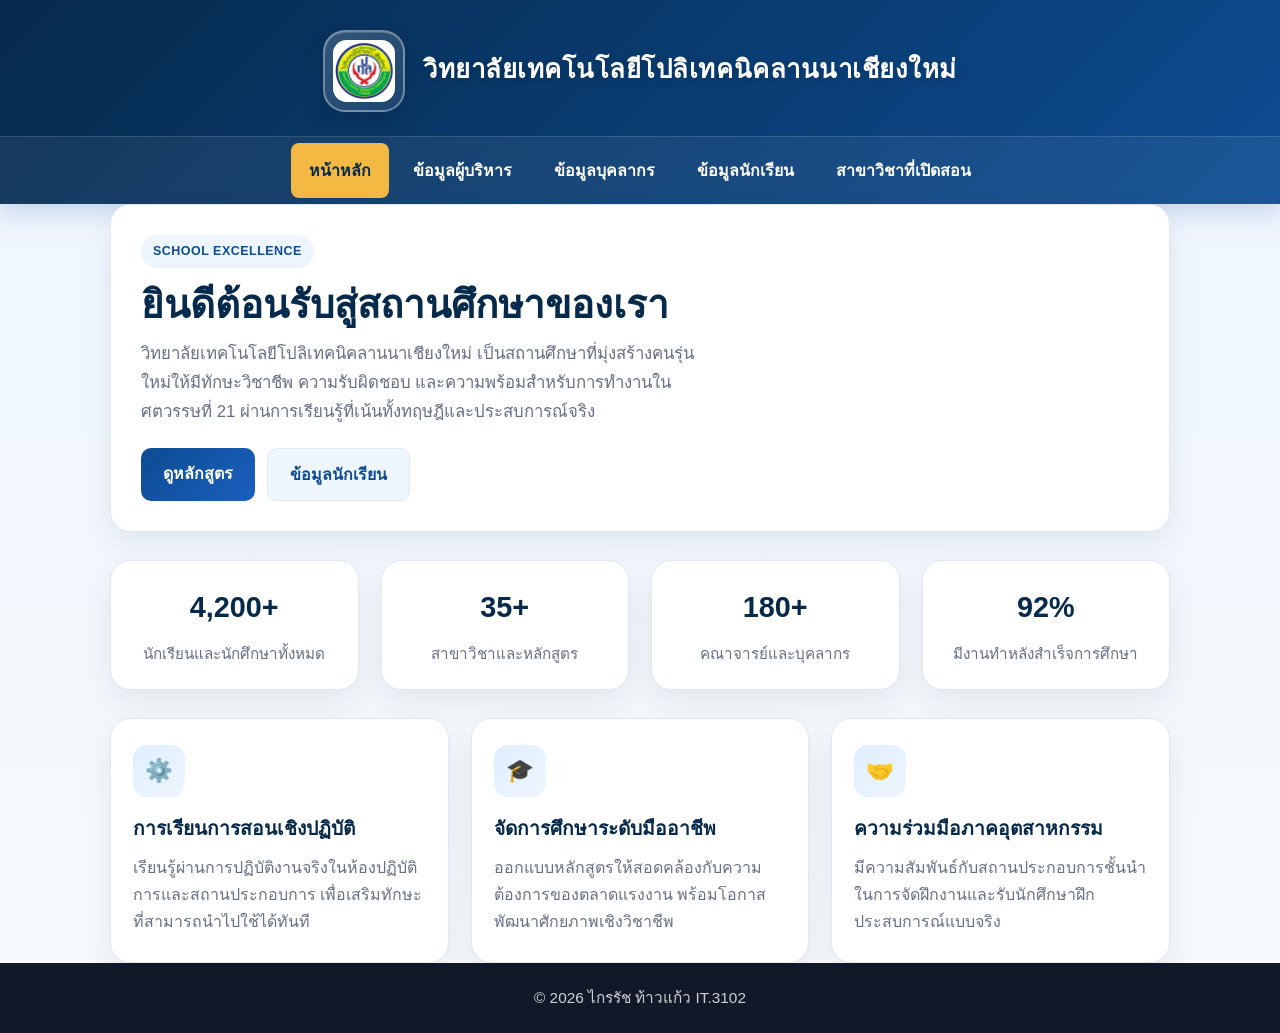
<file: index.html>
<!DOCTYPE html>
<html lang="th">

<head>
    <meta charset="UTF-8">
    <meta name="viewport" content="width=device-width, initial-scale=1.0">
    <title>หน้าหลัก - เว็บไซต์สถานศึกษา</title>
    <link rel="stylesheet" href="style.css">
</head>

<body>
    <header>
        <div class="container header-container">
            <div class="brand">
                <div class="brand-badge"><img src="Poly.jpg" alt="Logo"></div>
                <div>
                    <h1>วิทยาลัยเทคโนโลยีโปลิเทคนิคลานนาเชียงใหม่</h1>
                </div>
            </div>
        </div>
        <nav>
            <div class="container nav-links">
                <a href="index.html" class="active">หน้าหลัก</a>
                <a href="executive.html">ข้อมูลผู้บริหาร</a>
                <a href="personnel.html">ข้อมูลบุคลากร</a>
                <a href="students.html">ข้อมูลนักเรียน</a>
                <a href="courses.html">สาขาวิชาที่เปิดสอน</a>
            </div>
        </nav>
    </header>

    <main class="container">
        <section class="hero">
            <div class="hero-copy">
                <span class="eyebrow">School Excellence</span>
                <h2>ยินดีต้อนรับสู่สถานศึกษาของเรา</h2>
                <p>วิทยาลัยเทคโนโลยีโปลิเทคนิคลานนาเชียงใหม่ เป็นสถานศึกษาที่มุ่งสร้างคนรุ่นใหม่ให้มีทักษะวิชาชีพ
                    ความรับผิดชอบ และความพร้อมสำหรับการทำงานในศตวรรษที่ 21
                    ผ่านการเรียนรู้ที่เน้นทั้งทฤษฎีและประสบการณ์จริง</p>
                <div class="cta-row">
                    <a href="courses.html" class="btn btn-primary">ดูหลักสูตร</a>
                    <a href="students.html" class="btn btn-secondary">ข้อมูลนักเรียน</a>
                </div>
            </div>
        </section>

        <section class="stats-grid">
            <div class="stat-box">
                <strong>4,200+</strong>
                <span>นักเรียนและนักศึกษาทั้งหมด</span>
            </div>
            <div class="stat-box">
                <strong>35+</strong>
                <span>สาขาวิชาและหลักสูตร</span>
            </div>
            <div class="stat-box">
                <strong>180+</strong>
                <span>คณาจารย์และบุคลากร</span>
            </div>
            <div class="stat-box">
                <strong>92%</strong>
                <span>มีงานทำหลังสำเร็จการศึกษา</span>
            </div>
        </section>

        <section class="feature-grid">
            <article class="feature-card">
                <div class="icon-badge">⚙️</div>
                <h3>การเรียนการสอนเชิงปฏิบัติ</h3>
                <p>เรียนรู้ผ่านการปฏิบัติงานจริงในห้องปฏิบัติการและสถานประกอบการ เพื่อเสริมทักษะที่สามารถนำไปใช้ได้ทันที
                </p>
            </article>
            <article class="feature-card">
                <div class="icon-badge">🎓</div>
                <h3>จัดการศึกษาระดับมืออาชีพ</h3>
                <p>ออกแบบหลักสูตรให้สอดคล้องกับความต้องการของตลาดแรงงาน พร้อมโอกาสพัฒนาศักยภาพเชิงวิชาชีพ</p>
            </article>
            <article class="feature-card">
                <div class="icon-badge">🤝</div>
                <h3>ความร่วมมือภาคอุตสาหกรรม</h3>
                <p>มีความสัมพันธ์กับสถานประกอบการชั้นนำในการจัดฝึกงานและรับนักศึกษาฝึกประสบการณ์แบบจริง</p>
            </article>
        </section>
    </main>

    <footer>
        <div class="container">
            <p>&copy; 2026 ไกรรัช ท้าวแก้ว IT.3102</p>
        </div>
    </footer>
</body>

</html>
</file>
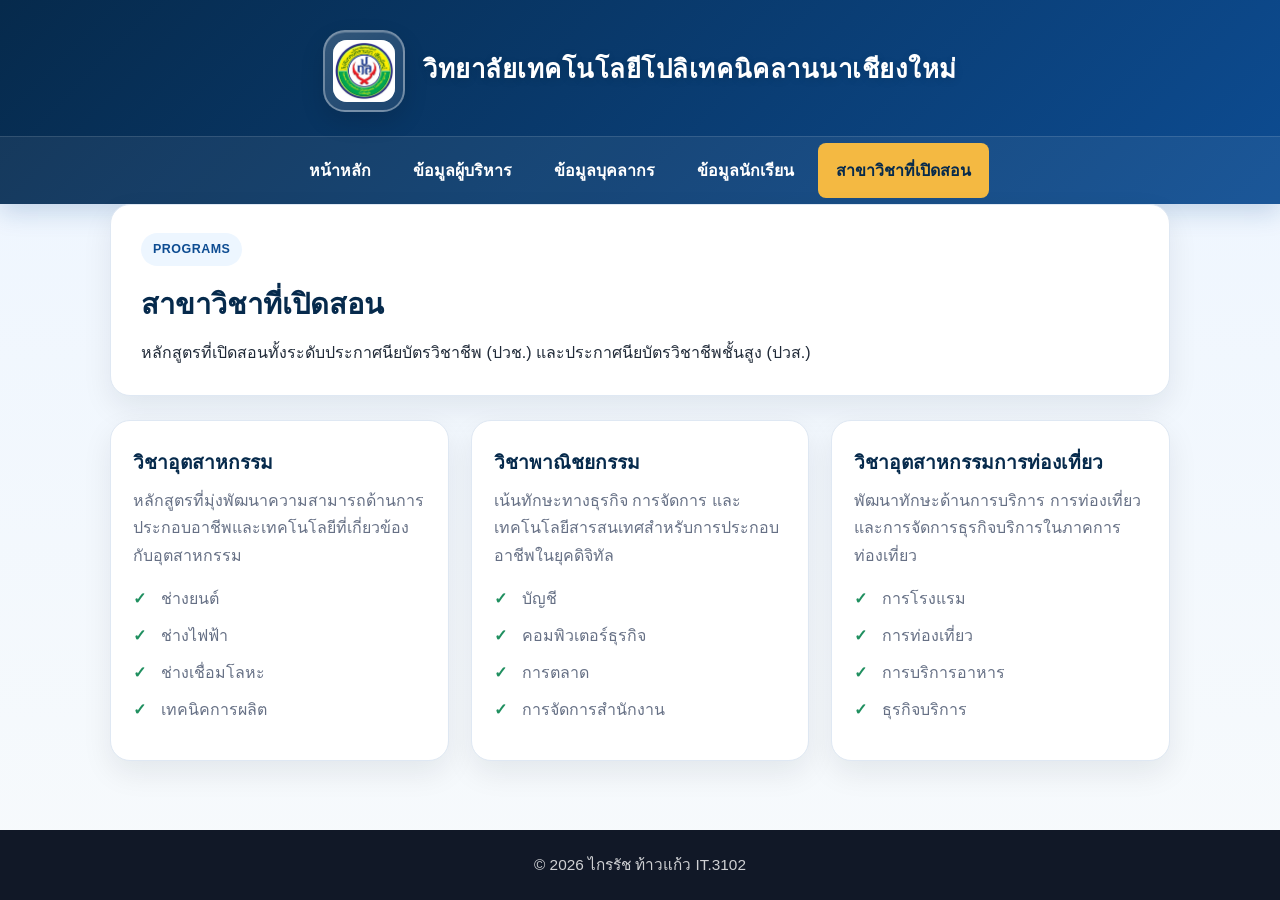
<file: courses.html>
<!DOCTYPE html>
<html lang="th">

<head>
    <meta charset="UTF-8">
    <meta name="viewport" content="width=device-width, initial-scale=1.0">
    <title>ข้อมูลสาขาวิชาที่เปิดสอน - เว็บไซต์สถานศึกษา</title>
    <link rel="stylesheet" href="style.css">
</head>

<body>
    <header>
        <div class="container header-container">
            <div class="brand">
                <div class="brand-badge"><img src="Poly.jpg" alt="Logo"></div>
                <div>
                    <h1>วิทยาลัยเทคโนโลยีโปลิเทคนิคลานนาเชียงใหม่</h1>
                </div>
            </div>
        </div>
        <nav>
            <div class="container nav-links">
                <a href="index.html">หน้าหลัก</a>
                <a href="executive.html">ข้อมูลผู้บริหาร</a>
                <a href="personnel.html">ข้อมูลบุคลากร</a>
                <a href="students.html">ข้อมูลนักเรียน</a>
                <a href="courses.html" class="active">สาขาวิชาที่เปิดสอน</a>
            </div>
        </nav>
    </header>

    <main class="container">
        <section class="page-banner">
            <span class="eyebrow">Programs</span>
            <h2>สาขาวิชาที่เปิดสอน</h2>
            <p>หลักสูตรที่เปิดสอนทั้งระดับประกาศนียบัตรวิชาชีพ (ปวช.) และประกาศนียบัตรวิชาชีพชั้นสูง (ปวส.)</p>
        </section>

        <section class="course-grid">
            <article class="course-card">
                <h3>วิชาอุตสาหกรรม</h3>
                <p>หลักสูตรที่มุ่งพัฒนาความสามารถด้านการประกอบอาชีพและเทคโนโลยีที่เกี่ยวข้องกับอุตสาหกรรม</p>
                <ul class="course-list">
                    <li>ช่างยนต์</li>
                    <li>ช่างไฟฟ้า</li>
                    <li>ช่างเชื่อมโลหะ</li>
                    <li>เทคนิคการผลิต</li>
                </ul>
            </article>

            <article class="course-card">
                <h3>วิชาพาณิชยกรรม</h3>
                <p>เน้นทักษะทางธุรกิจ การจัดการ และเทคโนโลยีสารสนเทศสำหรับการประกอบอาชีพในยุคดิจิทัล</p>
                <ul class="course-list">
                    <li>บัญชี</li>
                    <li>คอมพิวเตอร์ธุรกิจ</li>
                    <li>การตลาด</li>
                    <li>การจัดการสำนักงาน</li>
                </ul>
            </article>

            <article class="course-card">
                <h3>วิชาอุตสาหกรรมการท่องเที่ยว</h3>
                <p>พัฒนาทักษะด้านการบริการ การท่องเที่ยว และการจัดการธุรกิจบริการในภาคการท่องเที่ยว</p>
                <ul class="course-list">
                    <li>การโรงแรม</li>
                    <li>การท่องเที่ยว</li>
                    <li>การบริการอาหาร</li>
                    <li>ธุรกิจบริการ</li>
                </ul>
            </article>
        </section>
    </main>

    <footer>
        <div class="container">
            <p>&copy; 2026 ไกรรัช ท้าวแก้ว IT.3102</p>
        </div>
    </footer>
</body>

</html>
</file>
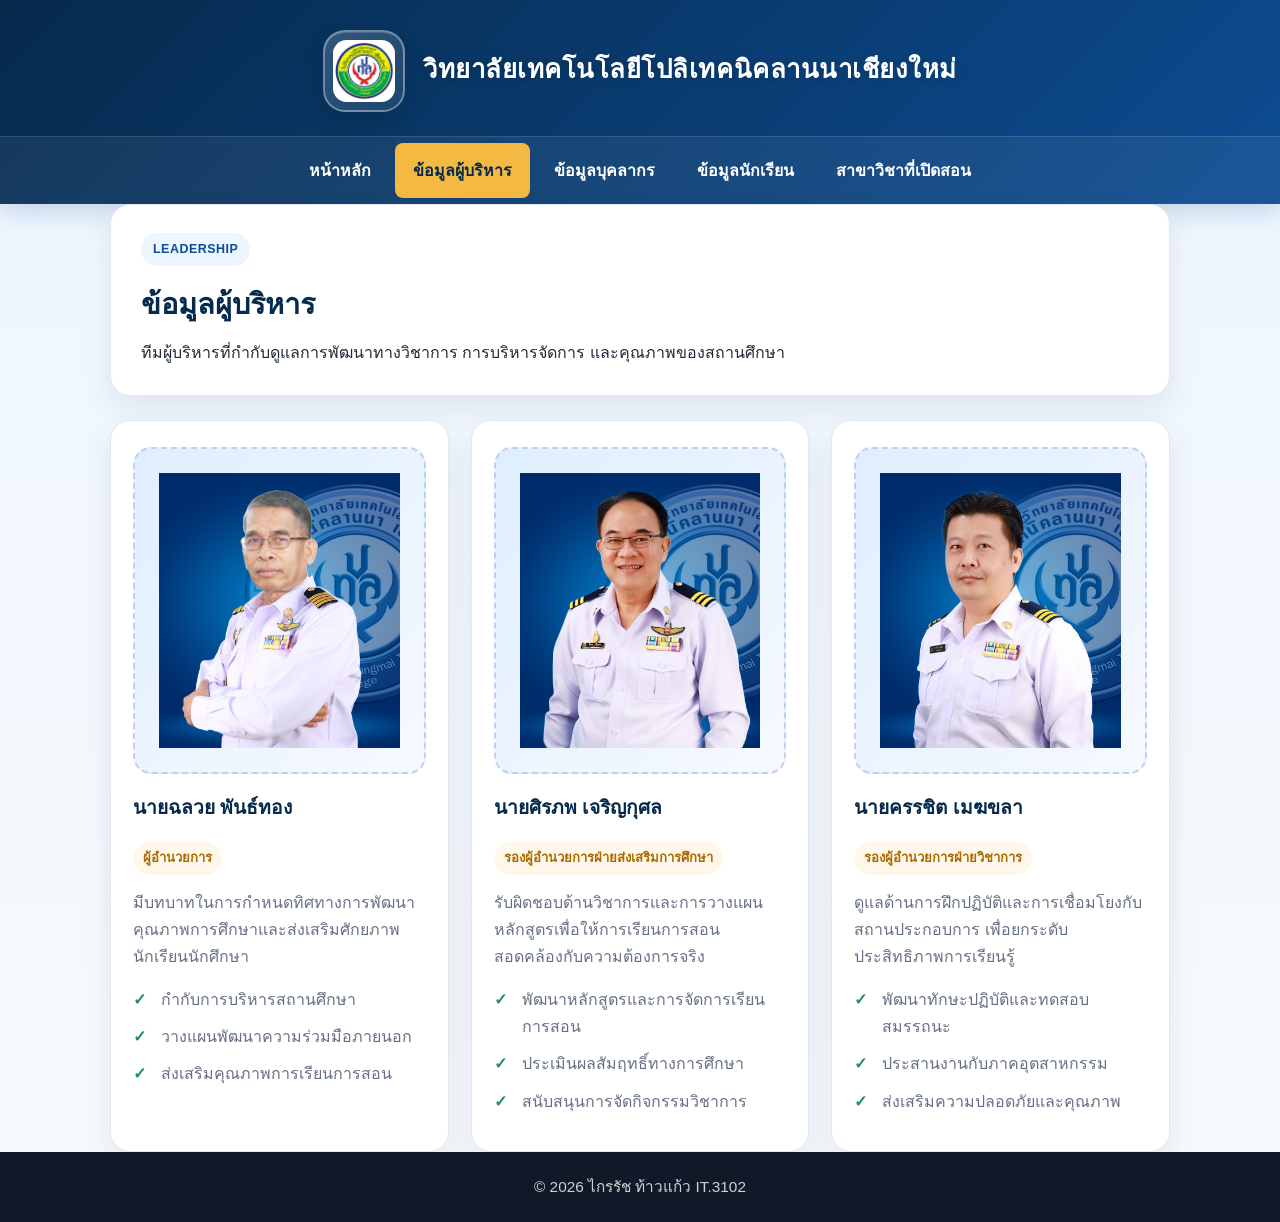
<file: executive.html>
<!DOCTYPE html>
<html lang="th">

<head>
    <meta charset="UTF-8">
    <meta name="viewport" content="width=device-width, initial-scale=1.0">
    <title>ข้อมูลผู้บริหาร - เว็บไซต์สถานศึกษา</title>
    <link rel="stylesheet" href="style.css">
</head>

<body>
    <header>
        <div class="container header-container">
            <div class="brand">
                <div class="brand-badge"><img src="Poly.jpg" alt="Logo"></div>
                <div>
                    <h1>วิทยาลัยเทคโนโลยีโปลิเทคนิคลานนาเชียงใหม่</h1>
                </div>
            </div>
        </div>
        <nav>
            <div class="container nav-links">
                <a href="index.html">หน้าหลัก</a>
                <a href="executive.html" class="active">ข้อมูลผู้บริหาร</a>
                <a href="personnel.html">ข้อมูลบุคลากร</a>
                <a href="students.html">ข้อมูลนักเรียน</a>
                <a href="courses.html">สาขาวิชาที่เปิดสอน</a>
            </div>
        </nav>
    </header>

    <main class="container">
        <section class="page-banner">
            <span class="eyebrow">Leadership</span>
            <h2>ข้อมูลผู้บริหาร</h2>
            <p>ทีมผู้บริหารที่กำกับดูแลการพัฒนาทางวิชาการ การบริหารจัดการ และคุณภาพของสถานศึกษา</p>
        </section>

        <section class="profile-grid">
            <article class="profile-card">
                <img class="image-placeholder mini" src="Poror.jpg" alt="นายฉลวย พันธ์ทอง">
                <h3>นายฉลวย พันธ์ทอง</h3>
                <span class="role">ผู้อำนวยการ</span>
                <p>มีบทบาทในการกำหนดทิศทางการพัฒนาคุณภาพการศึกษาและส่งเสริมศักยภาพนักเรียนนักศึกษา</p>
                <ul class="list-check">
                    <li>กำกับการบริหารสถานศึกษา</li>
                    <li>วางแผนพัฒนาความร่วมมือภายนอก</li>
                    <li>ส่งเสริมคุณภาพการเรียนการสอน</li>
                </ul>
            </article>

            <article class="profile-card">
                <img class="image-placeholder mini" src="LittlePoror.jpg" alt="นายศิรภพ เจริญกุศล">
                <h3>นายศิรภพ เจริญกุศล</h3>
                <span class="role">รองผู้อำนวยการฝ่ายส่งเสริมการศึกษา</span>
                <p>รับผิดชอบด้านวิชาการและการวางแผนหลักสูตรเพื่อให้การเรียนการสอนสอดคล้องกับความต้องการจริง</p>
                <ul class="list-check">
                    <li>พัฒนาหลักสูตรและการจัดการเรียนการสอน</li>
                    <li>ประเมินผลสัมฤทธิ์ทางการศึกษา</li>
                    <li>สนับสนุนการจัดกิจกรรมวิชาการ</li>
                </ul>
            </article>

            <article class="profile-card">
                <img class="image-placeholder mini" src="LittlePoror2.jpg" alt="นายครรชิต เมฆขลา">
                <h3>นายครรชิต เมฆขลา</h3>
                <span class="role">รองผู้อำนวยการฝ่ายวิชาการ</span>
                <p>ดูแลด้านการฝึกปฏิบัติและการเชื่อมโยงกับสถานประกอบการ เพื่อยกระดับประสิทธิภาพการเรียนรู้</p>
                <ul class="list-check">
                    <li>พัฒนาทักษะปฏิบัติและทดสอบสมรรถนะ</li>
                    <li>ประสานงานกับภาคอุตสาหกรรม</li>
                    <li>ส่งเสริมความปลอดภัยและคุณภาพ</li>
                </ul>
            </article>
        </section>
    </main>

    <footer>
        <div class="container">
            <p>&copy; 2026 ไกรรัช ท้าวแก้ว IT.3102</p>
        </div>
    </footer>
</body>

</html>
</file>
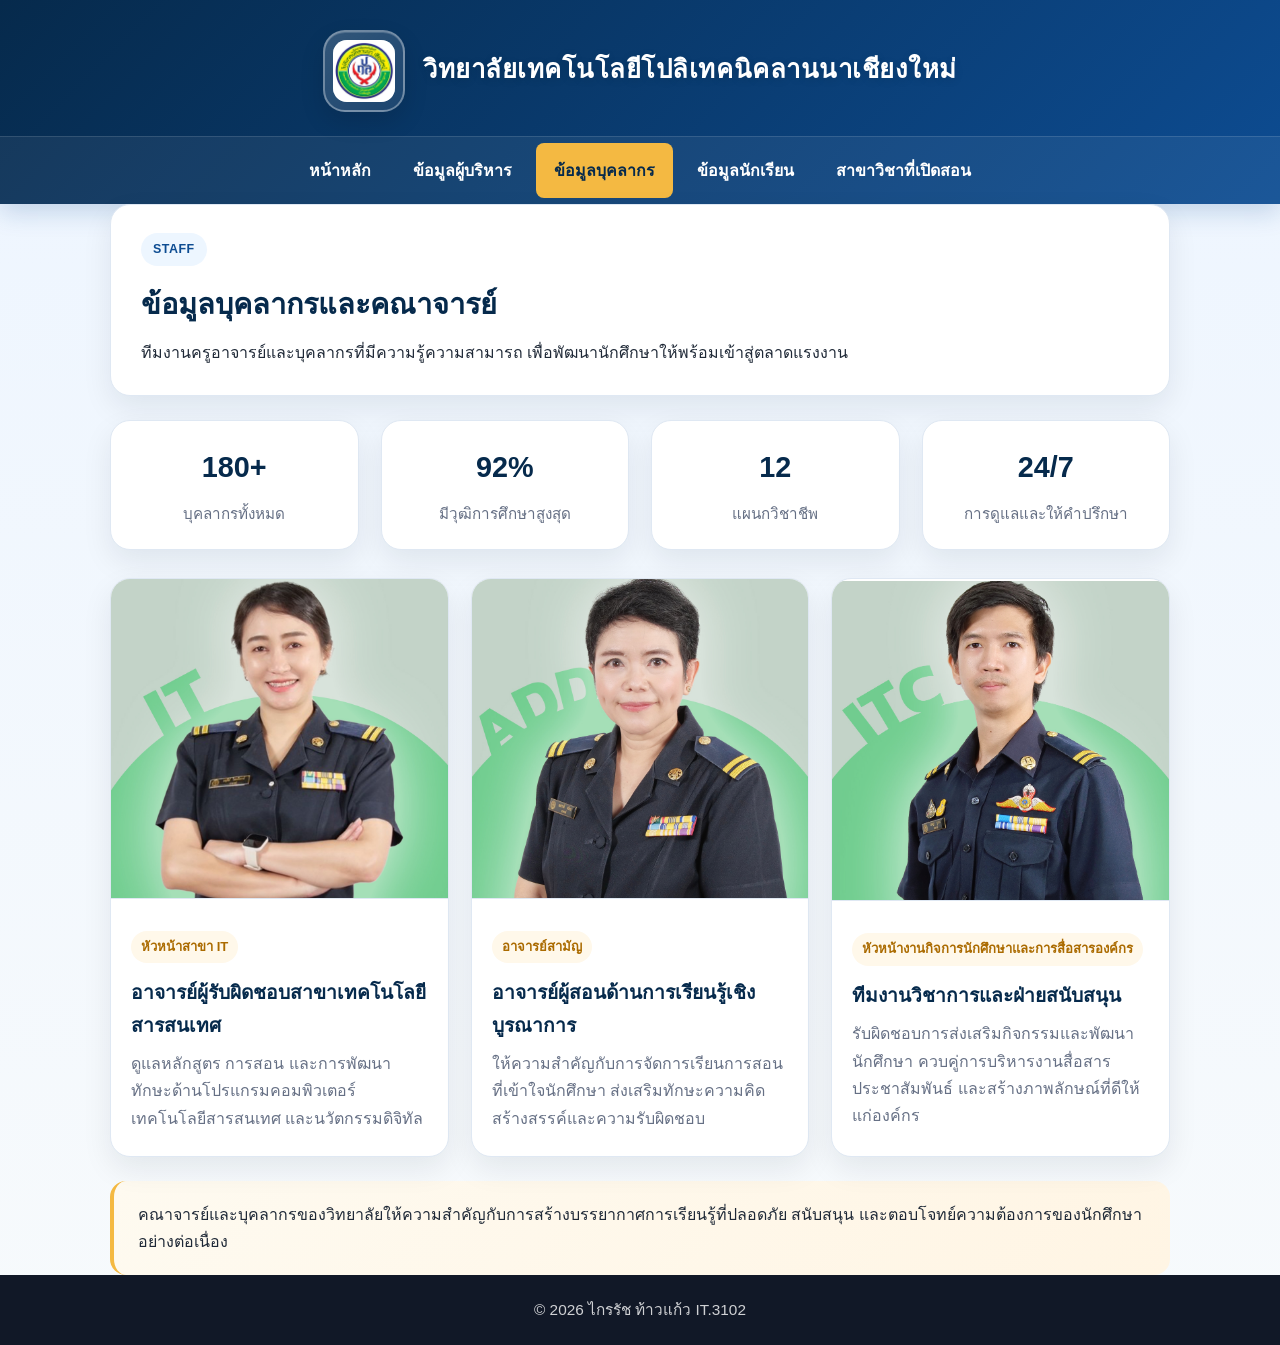
<file: personnel.html>
<!DOCTYPE html>
<html lang="th">

<head>
    <meta charset="UTF-8">
    <meta name="viewport" content="width=device-width, initial-scale=1.0">
    <title>ข้อมูลบุคลากร - เว็บไซต์สถานศึกษา</title>
    <link rel="stylesheet" href="style.css">
</head>

<body>
    <header>
        <div class="container header-container">
            <div class="brand">
                <div class="brand-badge"><img src="Poly.jpg" alt="Logo"></div>
                <div>
                    <h1>วิทยาลัยเทคโนโลยีโปลิเทคนิคลานนาเชียงใหม่</h1>
                </div>
            </div>
        </div>
        <nav>
            <div class="container nav-links">
                <a href="index.html">หน้าหลัก</a>
                <a href="executive.html">ข้อมูลผู้บริหาร</a>
                <a href="personnel.html" class="active">ข้อมูลบุคลากร</a>
                <a href="students.html">ข้อมูลนักเรียน</a>
                <a href="courses.html">สาขาวิชาที่เปิดสอน</a>
            </div>
        </nav>
    </header>

    <main class="container">
        <section class="page-banner">
            <span class="eyebrow">Staff</span>
            <h2>ข้อมูลบุคลากรและคณาจารย์</h2>
            <p>ทีมงานครูอาจารย์และบุคลากรที่มีความรู้ความสามารถ เพื่อพัฒนานักศึกษาให้พร้อมเข้าสู่ตลาดแรงงาน</p>
        </section>

        <section class="stats-grid">
            <div class="stat-box">
                <strong>180+</strong>
                <span>บุคลากรทั้งหมด</span>
            </div>
            <div class="stat-box">
                <strong>92%</strong>
                <span>มีวุฒิการศึกษาสูงสุด</span>
            </div>
            <div class="stat-box">
                <strong>12</strong>
                <span>แผนกวิชาชีพ</span>
            </div>
            <div class="stat-box">
                <strong>24/7</strong>
                <span>การดูแลและให้คำปรึกษา</span>
            </div>
        </section>

        <section class="teacher-grid">
            <article class="teacher-card">
                <img src="IT.jpg" alt="หัวหน้าสาขา IT">
                <div class="teacher-info">
                    <span class="role">หัวหน้าสาขา IT</span>
                    <h3>อาจารย์ผู้รับผิดชอบสาขาเทคโนโลยีสารสนเทศ</h3>
                    <p>ดูแลหลักสูตร การสอน และการพัฒนาทักษะด้านโปรแกรมคอมพิวเตอร์ เทคโนโลยีสารสนเทศ และนวัตกรรมดิจิทัล</p>
                </div>
            </article>

            <article class="teacher-card">
                <img src="Saman.jpg" alt="อาจารย์สามัญ">
                <div class="teacher-info">
                    <span class="role">อาจารย์สามัญ</span>
                    <h3>อาจารย์ผู้สอนด้านการเรียนรู้เชิงบูรณาการ</h3>
                    <p>ให้ความสำคัญกับการจัดการเรียนการสอนที่เข้าใจนักศึกษา ส่งเสริมทักษะความคิดสร้างสรรค์และความรับผิดชอบ</p>
                </div>
            </article>

            <article class="teacher-card teacher-card-alt">
                <img src="boat.jpg" alt="อาจารย์สามัญ">
                <div class="teacher-info">
                    <span class="role">หัวหน้างานกิจการนักศึกษาและการสื่อสารองค์กร</span>
                    <h3>ทีมงานวิชาการและฝ่ายสนับสนุน</h3>
                    <p>รับผิดชอบการส่งเสริมกิจกรรมและพัฒนานักศึกษา ควบคู่การบริหารงานสื่อสารประชาสัมพันธ์ และสร้างภาพลักษณ์ที่ดีให้แก่องค์กร</p>
                </div>
            </article>
        </section>

        <div class="highlight">
            <p>คณาจารย์และบุคลากรของวิทยาลัยให้ความสำคัญกับการสร้างบรรยากาศการเรียนรู้ที่ปลอดภัย สนับสนุน
                และตอบโจทย์ความต้องการของนักศึกษาอย่างต่อเนื่อง</p>
        </div>
    </main>

    <footer>
        <div class="container">
            <p>&copy; 2026 ไกรรัช ท้าวแก้ว IT.3102</p>
        </div>
    </footer>
</body>

</html>
</file>
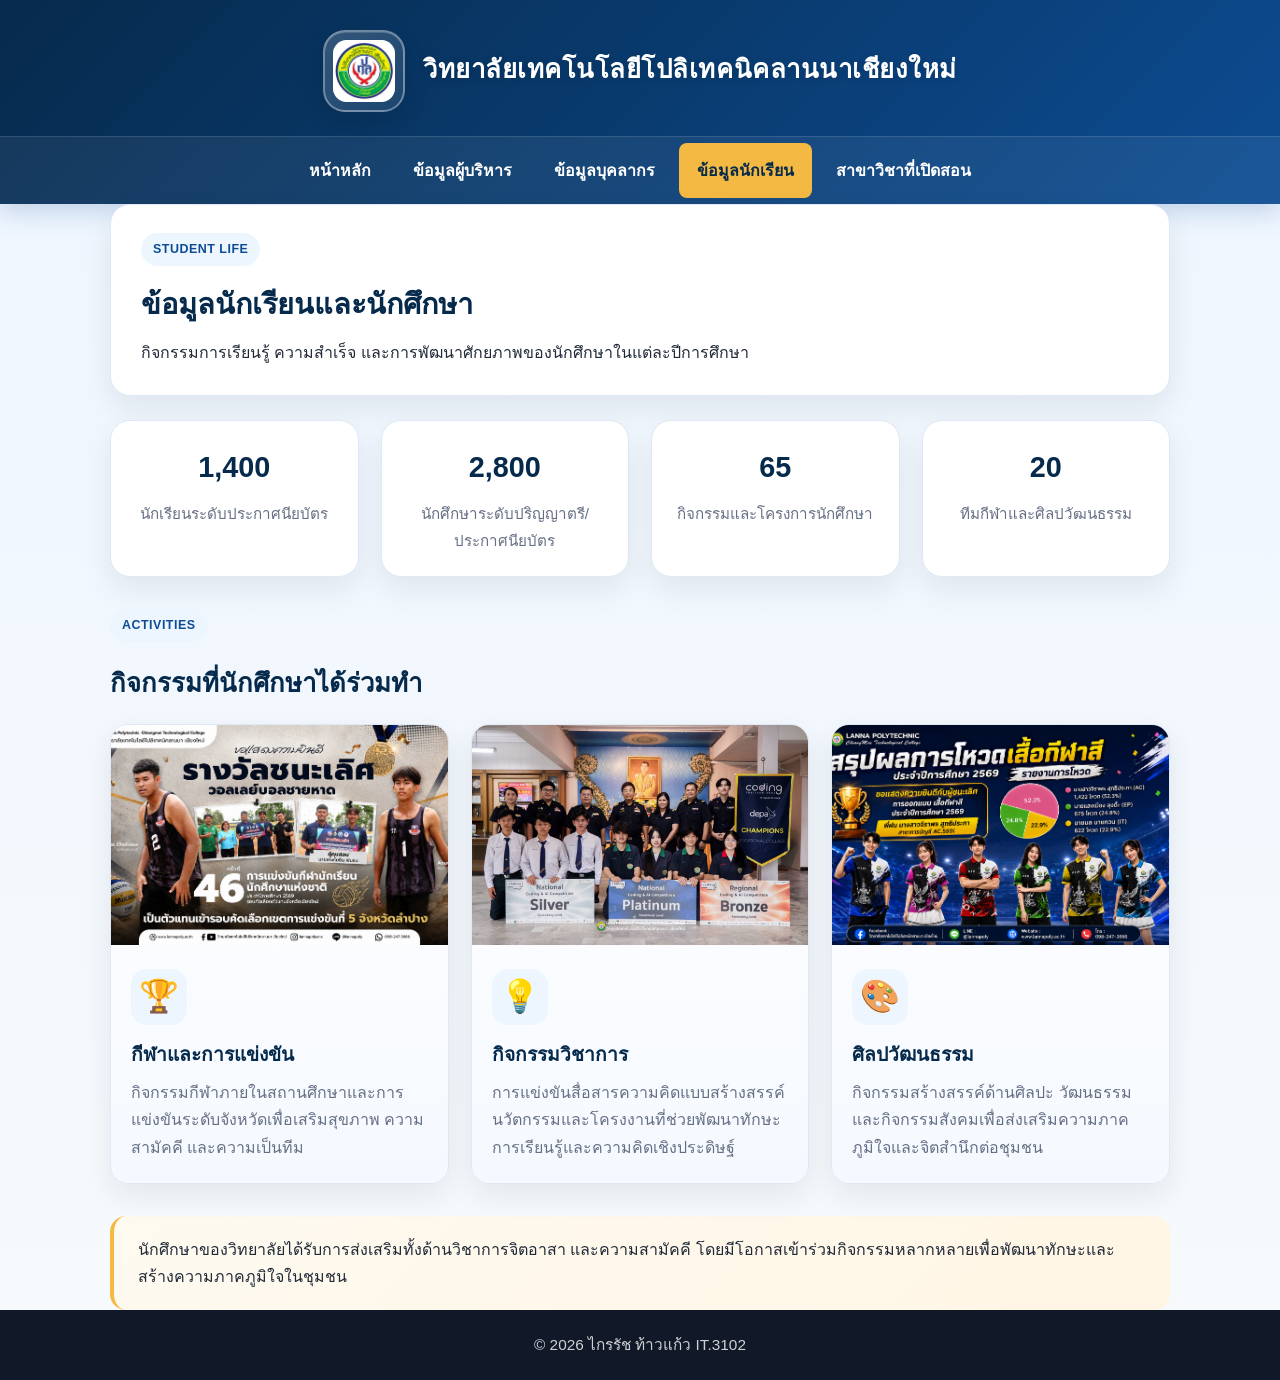
<file: students.html>
<!DOCTYPE html>
<html lang="th">

<head>
    <meta charset="UTF-8">
    <meta name="viewport" content="width=device-width, initial-scale=1.0">
    <title>ข้อมูลนักเรียน นักศึกษา - เว็บไซต์สถานศึกษา</title>
    <link rel="stylesheet" href="style.css">
</head>

<body>
    <header>
        <div class="container header-container">
            <div class="brand">
                <div class="brand-badge"><img src="Poly.jpg" alt="Logo"></div>
                <div>
                    <h1>วิทยาลัยเทคโนโลยีโปลิเทคนิคลานนาเชียงใหม่</h1>
                </div>
            </div>
        </div>
        <nav>
            <div class="container nav-links">
                <a href="index.html">หน้าหลัก</a>
                <a href="executive.html">ข้อมูลผู้บริหาร</a>
                <a href="personnel.html">ข้อมูลบุคลากร</a>
                <a href="students.html" class="active">ข้อมูลนักเรียน</a>
                <a href="courses.html">สาขาวิชาที่เปิดสอน</a>
            </div>
        </nav>
    </header>

    <main class="container">
        <section class="page-banner">
            <span class="eyebrow">Student Life</span>
            <h2>ข้อมูลนักเรียนและนักศึกษา</h2>
            <p>กิจกรรมการเรียนรู้ ความสำเร็จ และการพัฒนาศักยภาพของนักศึกษาในแต่ละปีการศึกษา</p>
        </section>

        <section class="stats-grid">
            <div class="stat-box">
                <strong>1,400</strong>
                <span>นักเรียนระดับประกาศนียบัตร</span>
            </div>
            <div class="stat-box">
                <strong>2,800</strong>
                <span>นักศึกษาระดับปริญญาตรี/ประกาศนียบัตร</span>
            </div>
            <div class="stat-box">
                <strong>65</strong>
                <span>กิจกรรมและโครงการนักศึกษา</span>
            </div>
            <div class="stat-box">
                <strong>20</strong>
                <span>ทีมกีฬาและศิลปวัฒนธรรม</span>
            </div>
        </section>

        <section class="activity-section">
            <div class="section-title">
                <span class="eyebrow">Activities</span>
                <h3>กิจกรรมที่นักศึกษาได้ร่วมทำ</h3>
            </div>

            <div class="activity-grid">
                <article class="activity-card activity-card--image">
                    <img src="volleyball.png" alt="กีฬาและการแข่งขัน">
                    <div class="activity-content">
                        <div class="activity-icon">🏆</div>
                        <h4>กีฬาและการแข่งขัน</h4>
                        <p>กิจกรรมกีฬาภายในสถานศึกษาและการแข่งขันระดับจังหวัดเพื่อเสริมสุขภาพ ความสามัคคี และความเป็นทีม</p>
                    </div>
                </article>

                <article class="activity-card activity-card--image">
                    <img src="race.jpg" alt="กิจกรรมวิชาการ">
                    <div class="activity-content">
                        <div class="activity-icon">💡</div>
                        <h4>กิจกรรมวิชาการ</h4>
                        <p>การแข่งขันสื่อสารความคิดแบบสร้างสรรค์ นวัตกรรมและโครงงานที่ช่วยพัฒนาทักษะการเรียนรู้และความคิดเชิงประดิษฐ์</p>
                    </div>
                </article>

                <article class="activity-card activity-card--image">
                    <img src="design.png" alt="ศิลปวัฒนธรรม">
                    <div class="activity-content">
                        <div class="activity-icon">🎨</div>
                        <h4>ศิลปวัฒนธรรม</h4>
                        <p>กิจกรรมสร้างสรรค์ด้านศิลปะ วัฒนธรรม และกิจกรรมสังคมเพื่อส่งเสริมความภาคภูมิใจและจิตสำนึกต่อชุมชน</p>
                    </div>
                </article>
            </div>
        </section>

        <div class="highlight">
            <p>นักศึกษาของวิทยาลัยได้รับการส่งเสริมทั้งด้านวิชาการจิตอาสา และความสามัคคี
                โดยมีโอกาสเข้าร่วมกิจกรรมหลากหลายเพื่อพัฒนาทักษะและสร้างความภาคภูมิใจในชุมชน</p>
        </div>
    </main>

    <footer>
        <div class="container">
            <p>&copy; 2026 ไกรรัช ท้าวแก้ว IT.3102</p>
        </div>
    </footer>
</body>

</html>
</file>
<file: style.css>
:root {
    --primary: #0d4c92;
    --primary-dark: #062a4c;
    --secondary: #f4b942;
    --accent: #eaf4ff;
    --text: #1f2937;
    --muted: #667085;
    --bg: #f3f7fb;
    --card: #ffffff;
    --border: #dfe8f3;
    --success: #1f8f5f;
    --shadow: 0 12px 30px rgba(15, 23, 42, 0.08);
}

* {
    margin: 0;
    padding: 0;
    box-sizing: border-box;
    font-family: 'Segoe UI', Tahoma, Geneva, Verdana, sans-serif;
}

html {
    scroll-behavior: smooth;
}

body {
    background: linear-gradient(180deg, #edf5ff 0%, #f7fafc 100%);
    color: var(--text);
    display: flex;
    flex-direction: column;
    min-height: 100vh;
    line-height: 1.7;
}

img {
    max-width: 100%;
    display: block;
}

.container {
    max-width: 1100px;
    margin: 0 auto;
    padding: 0 20px;
}

header {
    background: linear-gradient(135deg, var(--primary-dark) 0%, var(--primary) 100%);
    color: white;
    box-shadow: 0 8px 24px rgba(13, 76, 146, 0.2);
}

.header-container {
    padding: 30px 0 24px;
}

.brand {
    display: flex;
    align-items: center;
    justify-content: center;
    gap: 18px;
    text-align: left;
}

.brand-badge {
    display: inline-flex;
    align-items: center;
    justify-content: center;
    width: 82px;
    height: 82px;
    border-radius: 22px;
    background: linear-gradient(135deg, rgba(255,255,255,0.18), rgba(255,255,255,0.08));
    border: 2px solid rgba(255, 255, 255, 0.35);
    box-shadow: inset 0 1px 0 rgba(255,255,255,0.15), 0 10px 25px rgba(0,0,0,0.12);
    overflow: hidden;
    padding: 8px;
}

.brand-badge img {
    width: 100%;
    height: 100%;
    object-fit: cover;
    border-radius: 14px;
    background: white;
}

header h1 {
    font-size: clamp(1.5rem, 2vw, 2.4rem);
    margin-bottom: 4px;
    letter-spacing: 0.02em;
    line-height: 1.2;
    font-weight: 800;
    text-shadow: 0 2px 10px rgba(0,0,0,0.12);
}

.header-container p {
    font-size: 1rem;
    opacity: 0.9;
}

nav {
    background: rgba(255, 255, 255, 0.06);
    border-top: 1px solid rgba(255, 255, 255, 0.12);
}

.nav-links {
    display: flex;
    justify-content: center;
    flex-wrap: wrap;
    gap: 6px;
    padding: 6px 0;
}

.nav-links a {
    color: white;
    text-decoration: none;
    padding: 14px 18px;
    border-radius: 8px;
    font-weight: 600;
    transition: all 0.25s ease;
}

.nav-links a:hover,
.nav-links a.active {
    background: var(--secondary);
    color: var(--primary-dark);
}

main {
    flex: 1;
    padding: 42px 20px;
}

.content-box,
.page-banner,
.hero,
.card,
.profile-card,
.course-card,
.feature-card,
.stat-box {
    background: var(--card);
    border: 1px solid var(--border);
    border-radius: 20px;
    box-shadow: var(--shadow);
}

.content-box {
    padding: 30px;
    text-align: left;
}

.content-box h2,
.page-banner h2 {
    color: var(--primary-dark);
    font-size: clamp(1.8rem, 2vw, 2.5rem);
    margin-bottom: 10px;
}

.page-banner {
    padding: 28px 30px;
    margin-bottom: 24px;
}

.eyebrow {
    display: inline-block;
    padding: 6px 12px;
    border-radius: 999px;
    background: #edf6ff;
    color: var(--primary);
    font-weight: 700;
    letter-spacing: 0.04em;
    font-size: 0.78rem;
    text-transform: uppercase;
    margin-bottom: 14px;
}

.hero {
    display: grid;
    grid-template-columns: 1.2fr 0.8fr;
    align-items: center;
    gap: 28px;
    padding: 30px;
    margin-bottom: 28px;
}

.hero-copy h2 {
    color: var(--primary-dark);
    font-size: clamp(2rem, 3vw, 3rem);
    margin-bottom: 12px;
    line-height: 1.2;
}

.hero-copy p {
    color: var(--muted);
    font-size: 1.05rem;
    margin-bottom: 22px;
}

.cta-row {
    display: flex;
    flex-wrap: wrap;
    gap: 12px;
}

.btn {
    display: inline-block;
    padding: 12px 22px;
    border-radius: 10px;
    text-decoration: none;
    font-weight: 700;
    transition: transform 0.2s ease;
}

.btn:hover {
    transform: translateY(-2px);
}

.btn-primary {
    background: linear-gradient(135deg, var(--primary) 0%, #1a5fbf 100%);
    color: white;
}

.btn-secondary {
    background: #eef6ff;
    color: var(--primary);
    border: 1px solid #dceaff;
}

.image-placeholder {
    width: 100%;
    min-height: 280px;
    background: linear-gradient(135deg, #dfeeff 0%, #f6f9ff 100%);
    border: 2px dashed #bfd1f0;
    border-radius: 18px;
    display: flex;
    align-items: center;
    justify-content: center;
    color: var(--primary);
    font-weight: 700;
    text-align: center;
    padding: 24px;
}

.image-placeholder.mini {
    min-height: 180px;
    margin-bottom: 18px;
}

.stats-grid,
.feature-grid,
.profile-grid,
.course-grid,
.info-grid,
.teacher-grid {
    display: grid;
    gap: 22px;
}

.stats-grid {
    grid-template-columns: repeat(4, minmax(0, 1fr));
    margin-bottom: 28px;
}

.stat-box {
    padding: 22px 18px;
    text-align: center;
}

.stat-box strong {
    display: block;
    font-size: clamp(1.8rem, 2vw, 2.4rem);
    color: var(--primary-dark);
    margin-bottom: 8px;
}

.stat-box span {
    color: var(--muted);
    font-size: 0.95rem;
}

.feature-grid,
.profile-grid,
.course-grid,
.info-grid,
.teacher-grid {
    grid-template-columns: repeat(3, minmax(0, 1fr));
}

.feature-card,
.profile-card,
.course-card,
.teacher-card {
    padding: 26px 22px;
}

.teacher-card {
    background: var(--card);
    border: 1px solid var(--border);
    border-radius: 20px;
    box-shadow: var(--shadow);
    overflow: hidden;
    padding: 0;
    transition: transform 0.2s ease, box-shadow 0.2s ease;
}

.teacher-card:hover {
    transform: translateY(-4px);
    box-shadow: 0 16px 32px rgba(13, 76, 146, 0.12);
}

.teacher-card img {
    width: 100%;
    height: 320px;
    object-fit: cover;
    display: block;
    border-bottom: 1px solid var(--border);
    background: #eaf3ff;
}

.teacher-card-alt {
    display: flex;
    flex-direction: column;
    justify-content: center;
}

.teacher-illustration {
    height: 320px;
    display: flex;
    align-items: center;
    justify-content: center;
    background: linear-gradient(135deg, #dfeeff 0%, #edf6ff 100%);
    font-size: 5rem;
    color: var(--primary);
    border-bottom: 1px solid var(--border);
}

.teacher-info {
    padding: 22px 20px 24px;
}

.teacher-card h3 {
    color: var(--primary-dark);
    margin-bottom: 8px;
    font-size: 1.2rem;
}

.teacher-card p {
    color: var(--muted);
    line-height: 1.7;
}

.section-title {
    margin-bottom: 18px;
}

.section-title h3 {
    color: var(--primary-dark);
    font-size: clamp(1.5rem, 2vw, 2.2rem);
    margin-top: 6px;
}

.activity-section {
    margin: 32px 0;
}

.activity-grid {
    display: grid;
    grid-template-columns: repeat(3, minmax(0, 1fr));
    gap: 22px;
}

.activity-card {
    background: linear-gradient(180deg, #ffffff 0%, #f5f9ff 100%);
    border: 1px solid var(--border);
    border-radius: 18px;
    padding: 0;
    box-shadow: var(--shadow);
    overflow: hidden;
}

.activity-card--image img {
    width: 100%;
    height: 220px;
    object-fit: cover;
    display: block;
}

.activity-content {
    padding: 24px 20px 22px;
}

.activity-icon {
    width: 56px;
    height: 56px;
    border-radius: 16px;
    display: flex;
    align-items: center;
    justify-content: center;
    background: #edf6ff;
    font-size: 2rem;
    margin-bottom: 14px;
}

.activity-card h4 {
    color: var(--primary-dark);
    margin-bottom: 8px;
    font-size: 1.2rem;
}

.activity-card p {
    color: var(--muted);
    line-height: 1.7;
}

.feature-card h3,
.profile-card h3,
.course-card h3 {
    color: var(--primary-dark);
    margin-bottom: 8px;
    font-size: 1.2rem;
}

.feature-card p,
.profile-card p,
.course-card p,
.content-box p,
.course-list li,
.list-check li {
    color: var(--muted);
}

.icon-badge {
    width: 52px;
    height: 52px;
    border-radius: 14px;
    background: linear-gradient(135deg, #dfeeff 0%, #edf6ff 100%);
    display: flex;
    align-items: center;
    justify-content: center;
    font-size: 1.4rem;
    margin-bottom: 16px;
}

.list-check,
.course-list {
    list-style: none;
    margin-top: 16px;
}

.list-check li,
.course-list li {
    position: relative;
    padding-left: 28px;
    margin-bottom: 10px;
}

.list-check li::before,
.course-list li::before {
    content: "✓";
    position: absolute;
    left: 0;
    top: 0;
    color: var(--success);
    font-weight: 700;
}

.role {
    display: inline-block;
    margin: 10px 0 14px;
    padding: 5px 10px;
    border-radius: 999px;
    background: #fff8ea;
    color: #ab6b00;
    font-weight: 700;
    font-size: 0.82rem;
}

.highlight {
    background: linear-gradient(135deg, #fefaf0 0%, #fff5e4 100%);
    padding: 20px 24px;
    border-radius: 16px;
    border-left: 4px solid var(--secondary);
    margin-top: 24px;
}

.gallery-grid {
    display: grid;
    grid-template-columns: repeat(3, minmax(0, 1fr));
    gap: 18px;
    margin-top: 22px;
}

.gallery-grid .image-placeholder {
    min-height: 210px;
}

footer {
    background: #111827;
    color: rgba(255, 255, 255, 0.8);
    text-align: center;
    padding: 22px 0;
    margin-top: auto;
}

footer p {
    font-size: 0.96rem;
}

@media (max-width: 900px) {
    .hero,
    .feature-grid,
    .profile-grid,
    .course-grid,
    .info-grid,
    .teacher-grid,
    .gallery-grid {
        grid-template-columns: 1fr 1fr;
    }

    .hero {
        grid-template-columns: 1fr;
    }

    .stats-grid {
        grid-template-columns: repeat(2, minmax(0, 1fr));
    }
}

@media (max-width: 600px) {
    .brand {
        flex-direction: column;
        text-align: center;
    }

    .nav-links {
        flex-direction: column;
    }

    .nav-links a {
        text-align: center;
        width: 100%;
    }

    .stats-grid,
    .feature-grid,
    .profile-grid,
    .course-grid,
    .info-grid,
    .teacher-grid,
    .gallery-grid {
        grid-template-columns: 1fr;
    }

    .content-box,
    .page-banner,
    .hero,
    .feature-card,
    .profile-card,
    .course-card,
    .teacher-card {
        padding: 20px 18px;
    }
}
</file>
